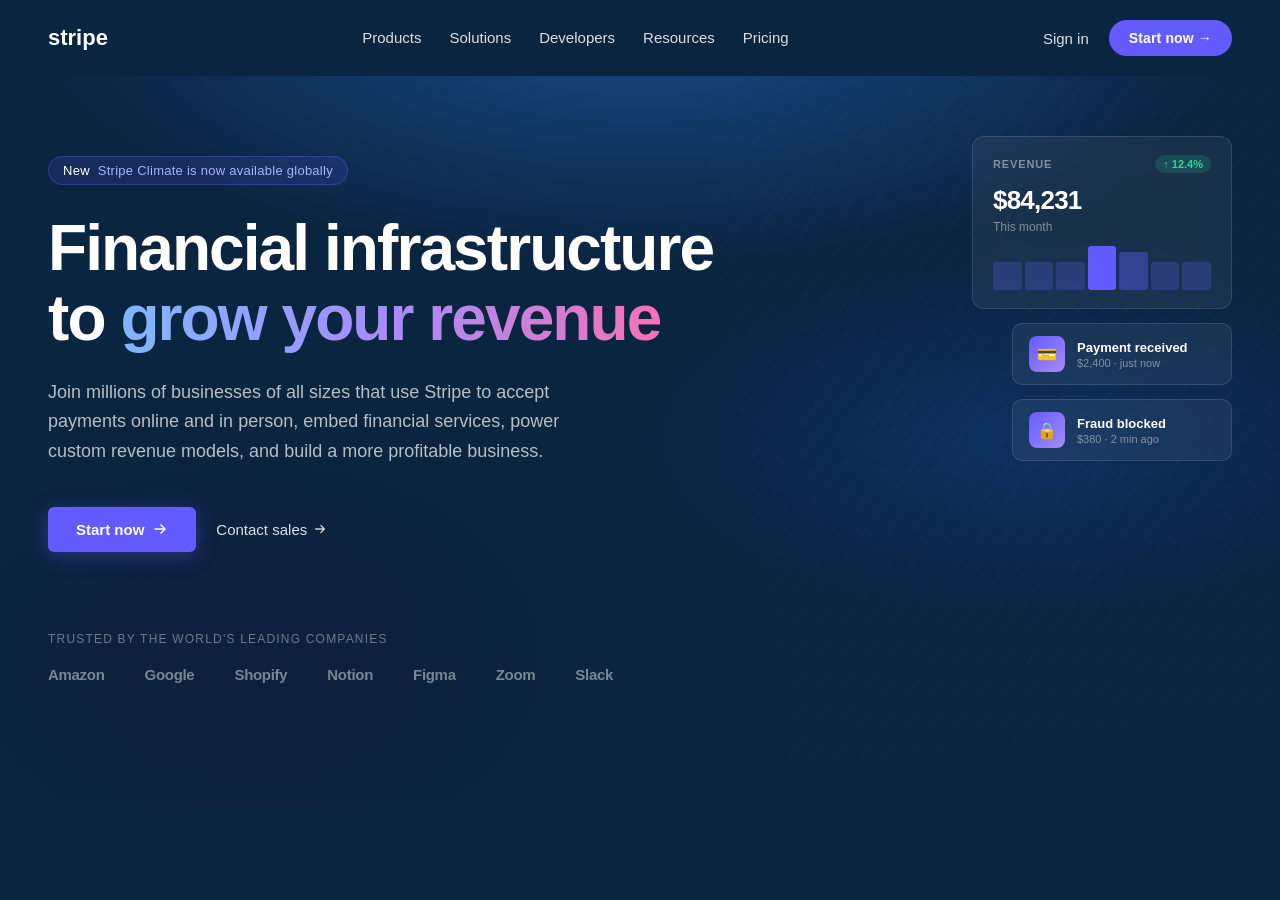
<file: Hero Section/index.html>
<!DOCTYPE html>
<html lang="en">
    <head>
        <meta charset="UTF-8"/>
        <meta name="viewport" content="width=device-width", initial-scale="1.0"/>
        <title>Stripe - Financial Infrastructure to Grow Your Revenue</title>
        <style>
  *, *::before, *::after { box-sizing: border-box; margin: 0; padding: 0; }

  body {
    font-family: -apple-system, BlinkMacSystemFont, 'Segoe UI', sans-serif;
    background: #0a2540;
    color: #fff;
    overflow-x: hidden;
  }

  /* ── NAV ── */
  nav {
    display: flex;
    align-items: center;
    justify-content: space-between;
    padding: 20px 48px;
    position: relative;
    z-index: 10;
  }

  .nav-logo {
    display: flex;
    align-items: center;
    gap: 8px;
    text-decoration: none;
  }

  .nav-links {
    display: flex;
    align-items: center;
    gap: 28px;
    list-style: none;
  }

  .nav-links a {
    color: rgba(255,255,255,0.85);
    text-decoration: none;
    font-size: 15px;
    font-weight: 500;
    transition: color 0.2s;
  }
  .nav-links a:hover { color: #fff; }

  .nav-right {
    display: flex;
    align-items: center;
    gap: 20px;
  }

  .btn-signin {
    color: rgba(255,255,255,0.85);
    text-decoration: none;
    font-size: 15px;
    font-weight: 500;
    transition: color 0.2s;
  }
  .btn-signin:hover { color: #fff; }

  .btn-start {
    background: #635bff;
    color: #fff;
    padding: 10px 20px;
    border-radius: 20px;
    text-decoration: none;
    font-size: 14px;
    font-weight: 600;
    letter-spacing: 0.01em;
    transition: background 0.2s, transform 0.15s;
    white-space: nowrap;
  }
  .btn-start:hover {
    background: #7a73ff;
    transform: translateY(-1px);
  }

  /* ── GRADIENT BG ── */
  .hero-wrapper {
    position: relative;
    padding: 80px 48px 120px;
    overflow: hidden;
  }

  .hero-wrapper::before {
    content: '';
    position: absolute;
    inset: 0;
    background:
      radial-gradient(ellipse 80% 60% at 50% -10%, #1a4a8a 0%, transparent 60%),
      radial-gradient(ellipse 60% 50% at 80% 50%, #0d3060 0%, transparent 50%),
      radial-gradient(ellipse 50% 60% at 20% 80%, #0f1f3d 0%, transparent 60%);
    pointer-events: none;
  }

  .hero-wrapper::after {
    content: '';
    position: absolute;
    top: -40px; right: -60px;
    width: 600px; height: 700px;
    background: repeating-linear-gradient(
      -45deg,
      transparent,
      transparent 18px,
      rgba(99, 91, 255, 0.06) 18px,
      rgba(99, 91, 255, 0.06) 19px
    );
    border-radius: 24px;
    pointer-events: none;
    transform: rotate(-8deg);
  }

  .hero-content {
    position: relative;
    z-index: 2;
    max-width: 680px;
  }

  .hero-badge {
    display: inline-flex;
    align-items: center;
    gap: 8px;
    background: rgba(99,91,255,0.15);
    border: 1px solid rgba(99,91,255,0.35);
    color: #a5b4fc;
    font-size: 13px;
    font-weight: 500;
    padding: 6px 14px;
    border-radius: 20px;
    margin-bottom: 28px;
    letter-spacing: 0.02em;
  }

  .hero-badge span { color: #fff; }

  h1 {
    font-size: clamp(40px, 6vw, 64px);
    font-weight: 700;
    line-height: 1.1;
    letter-spacing: -0.03em;
    margin-bottom: 24px;
    color: #fff;
  }

  h1 em {
    font-style: normal;
    background: linear-gradient(90deg, #80b7ff 0%, #a78bfa 50%, #f472b6 100%);
    -webkit-background-clip: text;
    -webkit-text-fill-color: transparent;
    background-clip: text;
  }

  .hero-sub {
    font-size: 18px;
    line-height: 1.65;
    color: rgba(255,255,255,0.7);
    max-width: 520px;
    margin-bottom: 40px;
  }

  .hero-ctas {
    display: flex;
    align-items: center;
    gap: 20px;
    flex-wrap: wrap;
  }

  .cta-primary {
    background: #635bff;
    color: #fff;
    padding: 14px 28px;
    border-radius: 6px;
    text-decoration: none;
    font-size: 15px;
    font-weight: 600;
    display: flex;
    align-items: center;
    gap: 8px;
    transition: background 0.2s, transform 0.15s, box-shadow 0.2s;
    box-shadow: 0 4px 20px rgba(99,91,255,0.35);
  }

  .cta-primary:hover {
    background: #7a73ff;
    transform: translateY(-2px);
    box-shadow: 0 8px 28px rgba(99,91,255,0.5);
  }

  .cta-secondary {
    color: rgba(255,255,255,0.85);
    text-decoration: none;
    font-size: 15px;
    font-weight: 500;
    display: flex;
    align-items: center;
    gap: 6px;
    transition: color 0.2s, gap 0.2s;
  }

  .cta-secondary:hover {
    color: #fff;
    gap: 10px;
  }

  /* ── LOGOS STRIP ── */
  .logos-strip {
    position: relative;
    z-index: 2;
    margin-top: 80px;
  }

  .logos-strip p {
    font-size: 12px;
    font-weight: 500;
    letter-spacing: 0.1em;
    text-transform: uppercase;
    color: rgba(255,255,255,0.4);
    margin-bottom: 20px;
  }

  .logos-row {
    display: flex;
    align-items: center;
    gap: 40px;
    flex-wrap: wrap;
  }

  .logo-pill {
    color: rgba(255,255,255,0.45);
    font-size: 15px;
    font-weight: 700;
    letter-spacing: -0.02em;
    transition: color 0.2s;
    cursor: default;
  }
  .logo-pill:hover { color: rgba(255,255,255,0.7); }

  /* ── FLOATING CARDS ── */
  .card-float {
    position: absolute;
    right: 48px;
    top: 60px;
    z-index: 3;
    display: flex;
    flex-direction: column;
    gap: 14px;
  }

  .card {
    background: rgba(255,255,255,0.06);
    border: 1px solid rgba(255,255,255,0.12);
    border-radius: 12px;
    padding: 18px 20px;
    backdrop-filter: blur(10px);
    width: 260px;
  }

  .card-header {
    display: flex;
    align-items: center;
    justify-content: space-between;
    margin-bottom: 12px;
  }

  .card-label {
    font-size: 11px;
    font-weight: 600;
    letter-spacing: 0.08em;
    text-transform: uppercase;
    color: rgba(255,255,255,0.45);
  }

  .card-badge-green {
    background: rgba(52,211,153,0.15);
    color: #34d399;
    font-size: 11px;
    font-weight: 600;
    padding: 3px 8px;
    border-radius: 10px;
  }

  .card-amount {
    font-size: 26px;
    font-weight: 700;
    letter-spacing: -0.03em;
    color: #fff;
    margin-bottom: 4px;
  }

  .card-sub {
    font-size: 12px;
    color: rgba(255,255,255,0.45);
  }

  .mini-bar {
    display: flex;
    gap: 3px;
    margin-top: 12px;
    align-items: flex-end;
    height: 44px;
  }

  .mini-bar span {
    flex: 1;
    border-radius: 3px;
    background: rgba(99,91,255,0.25);
    height: 28px;
  }

  .mini-bar span:nth-child(4) { background: #635bff; height: 44px; }
  .mini-bar span:nth-child(5) { background: rgba(99,91,255,0.4); height: 38px; }

  .card-sm {
    display: flex;
    align-items: center;
    gap: 12px;
    background: rgba(255,255,255,0.06);
    border: 1px solid rgba(255,255,255,0.12);
    border-radius: 10px;
    padding: 12px 16px;
    width: 220px;
    backdrop-filter: blur(10px);
    margin-left: auto;
  }

  .card-sm-icon {
    width: 36px; height: 36px;
    border-radius: 8px;
    background: linear-gradient(135deg, #635bff, #a78bfa);
    display: flex; align-items: center; justify-content: center;
    font-size: 16px;
    flex-shrink: 0;
  }

  .card-sm-text p:first-child {
    font-size: 13px; font-weight: 600; color: #fff;
  }
  .card-sm-text p:last-child {
    font-size: 11px; color: rgba(255,255,255,0.45);
    margin-top: 2px;
  }
</style>
</head>
<body>
<!-- Navigation -->
 <nav>
  <a href="#" class="nav-logo">
    <svg width="60" height="26" viewBox="0 0 60 26" fill="none" xmlns="http://www.w3.org/2000/svg">
      <text x="0" y="20" font-family="sans-serif" font-size="22" font-weight="700" fill="white">stripe</text>
    </svg>
  </a>

  <ul class="nav-links">
    <li><a href="#">Products</a></li>
    <li><a href="#">Solutions</a></li>
    <li><a href="#">Developers</a></li>
    <li><a href="#">Resources</a></li>
    <li><a href="#">Pricing</a></li>
  </ul>

    <div class="nav-right">
    <a href="#" class="btn-signin">Sign in</a>
    <a href="#" class="btn-start">Start now →</a>
  </div>
</nav>

<!----- HERO --->
<div class="hero-wrapper">

  <!-- Floating UI cards -->
  <div class="card-float">
    <div class="card">
      <div class="card-header">
        <span class="card-label">Revenue</span>
        <span class="card-badge-green">↑ 12.4%</span>
      </div>
      <div class="card-amount">$84,231</div>
      <div class="card-sub">This month</div>
      <div class="mini-bar">
        <span></span><span></span><span></span>
        <span></span><span></span><span></span><span></span>
      </div>
    </div>

    <div class="card-sm">
      <div class="card-sm-icon">💳</div>
      <div class="card-sm-text">
        <p>Payment received</p>
        <p>$2,400 · just now</p>
      </div>
    </div>

    <div class="card-sm">
      <div class="card-sm-icon">🔒</div>
      <div class="card-sm-text">
        <p>Fraud blocked</p>
        <p>$380 · 2 min ago</p>
      </div>
    </div>
  </div>

  <!-- Hero text -->
  <div class="hero-content">
    <div class="hero-badge">
      <span>New</span> Stripe Climate is now available globally
    </div>

    <h1>
      Financial infrastructure<br/>
      to <em>grow your revenue</em>
    </h1>

    <p class="hero-sub">
      Join millions of businesses of all sizes that use Stripe to accept payments online and in person, embed financial services, power custom revenue models, and build a more profitable business.
    </p>

    <div class="hero-ctas">
      <a href="#" class="cta-primary">
        Start now
        <svg width="16" height="16" viewBox="0 0 16 16" fill="none">
          <path d="M3 8h10M9 4l4 4-4 4" stroke="white" stroke-width="1.5" stroke-linecap="round" stroke-linejoin="round"/>
        </svg>
      </a>
      <a href="#" class="cta-secondary">
        Contact sales
        <svg width="14" height="14" viewBox="0 0 16 16" fill="none">
          <path d="M3 8h10M9 4l4 4-4 4" stroke="rgba(255,255,255,0.8)" stroke-width="1.5" stroke-linecap="round" stroke-linejoin="round"/>
        </svg>
      </a>
    </div>
  </div>

  <!-- Trusted by logos -->
  <div class="logos-strip">
    <p>Trusted by the world's leading companies</p>
    <div class="logos-row">
      <span class="logo-pill">Amazon</span>
      <span class="logo-pill">Google</span>
      <span class="logo-pill">Shopify</span>
      <span class="logo-pill">Notion</span>
      <span class="logo-pill">Figma</span>
      <span class="logo-pill">Zoom</span>
      <span class="logo-pill">Slack</span>
    </div>
  </div>
</div>

</body>
</html>
</file>
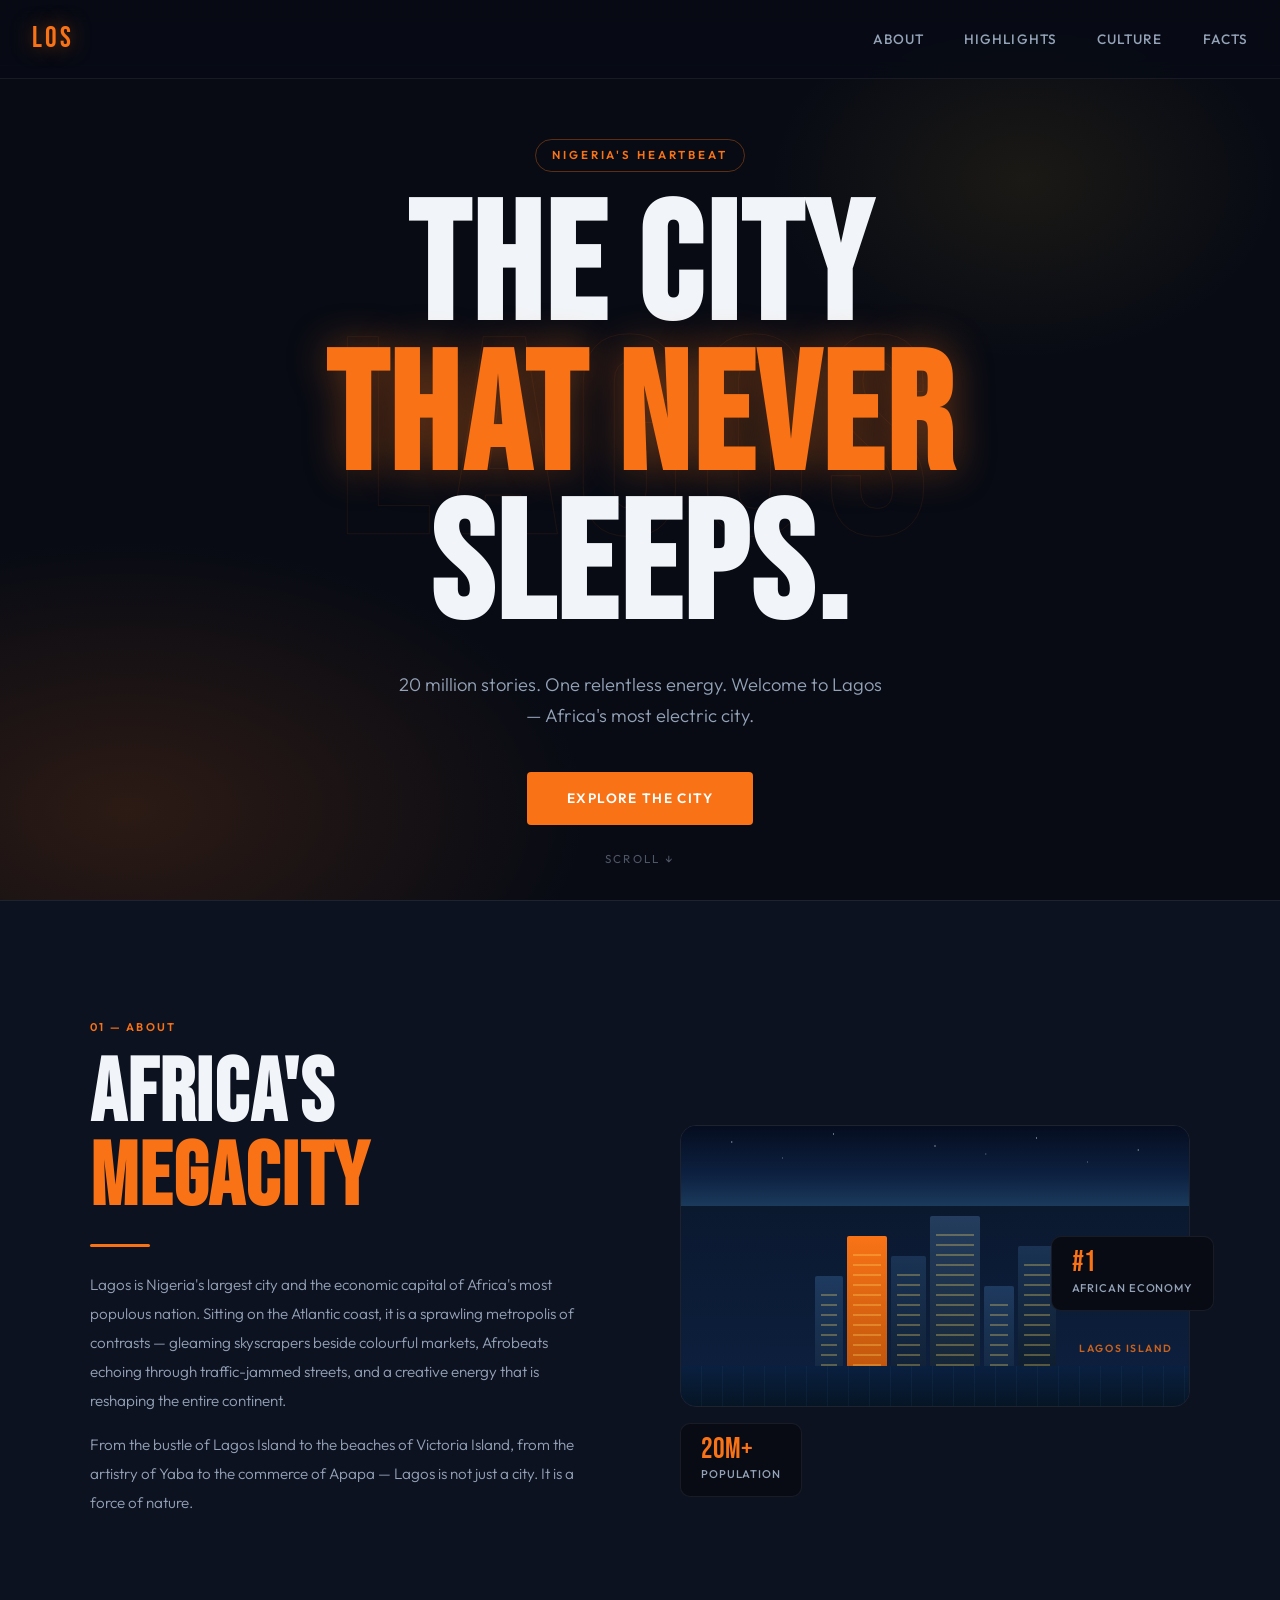
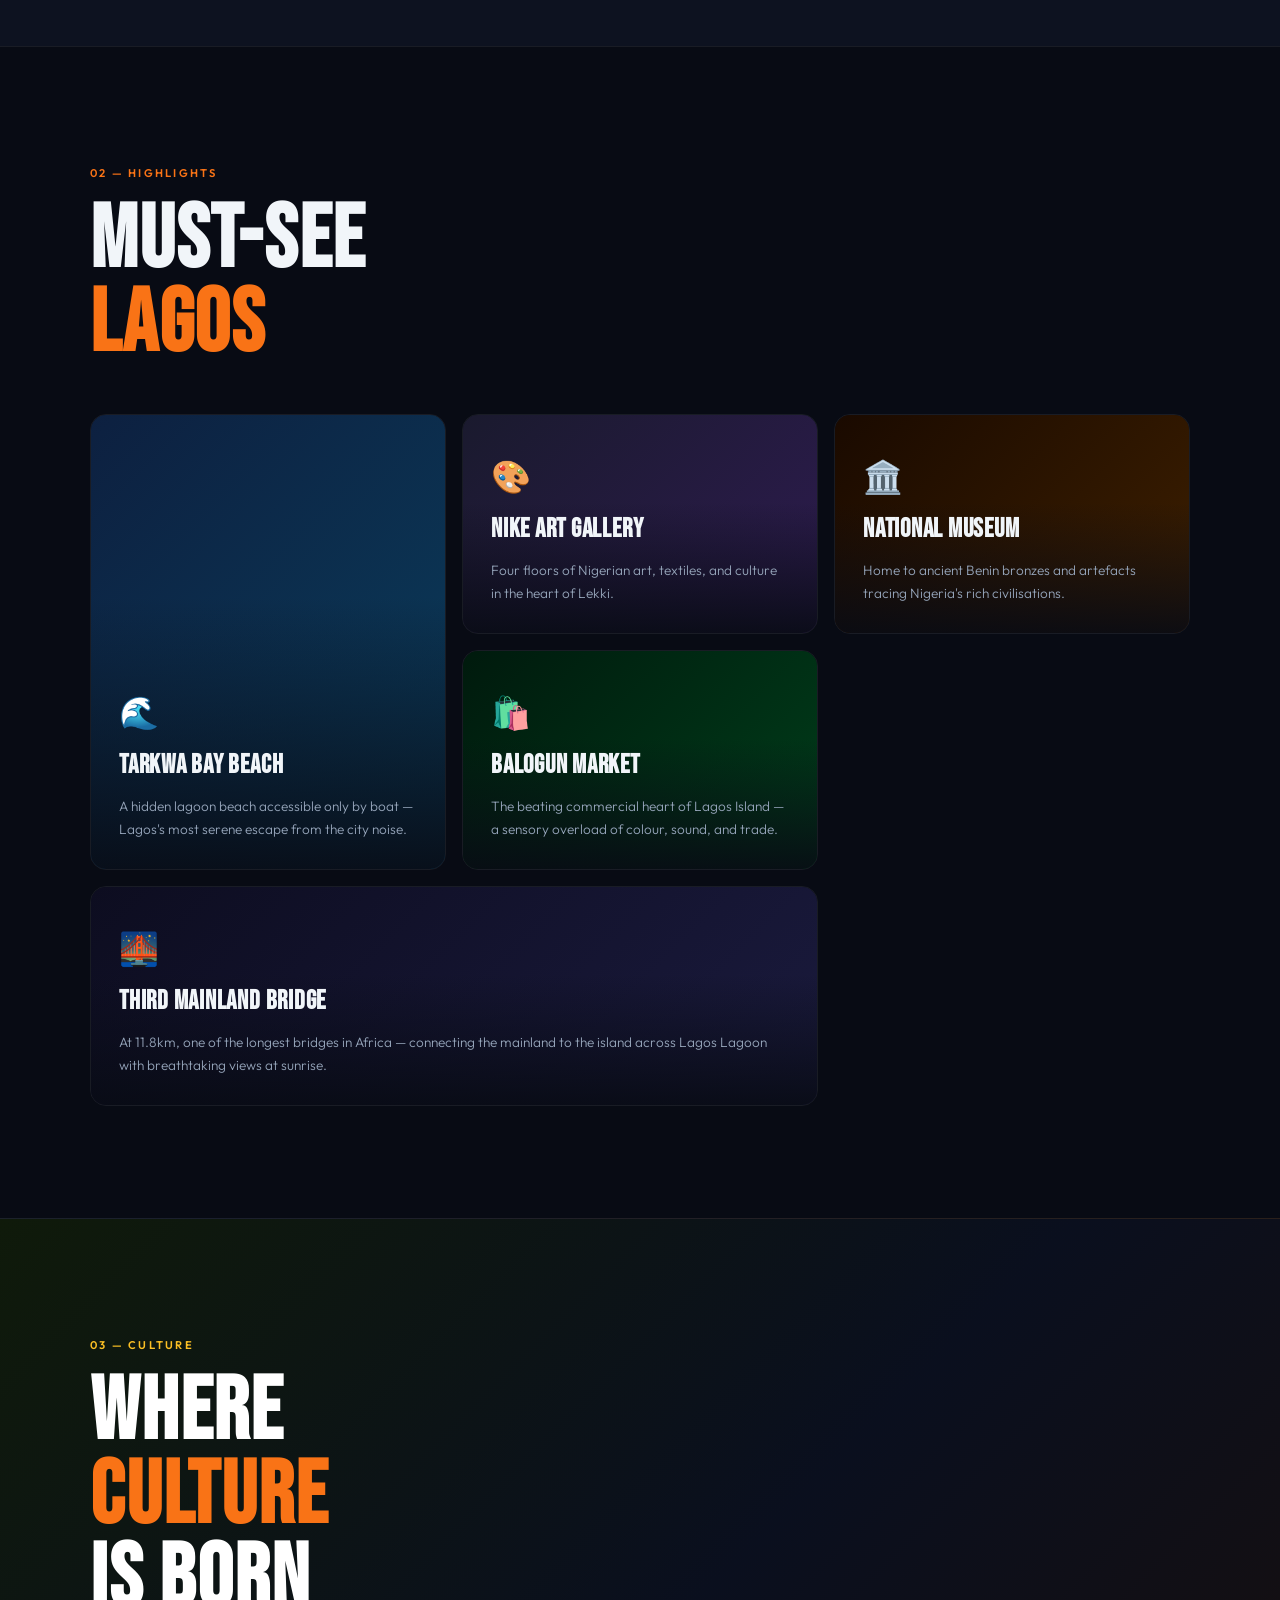
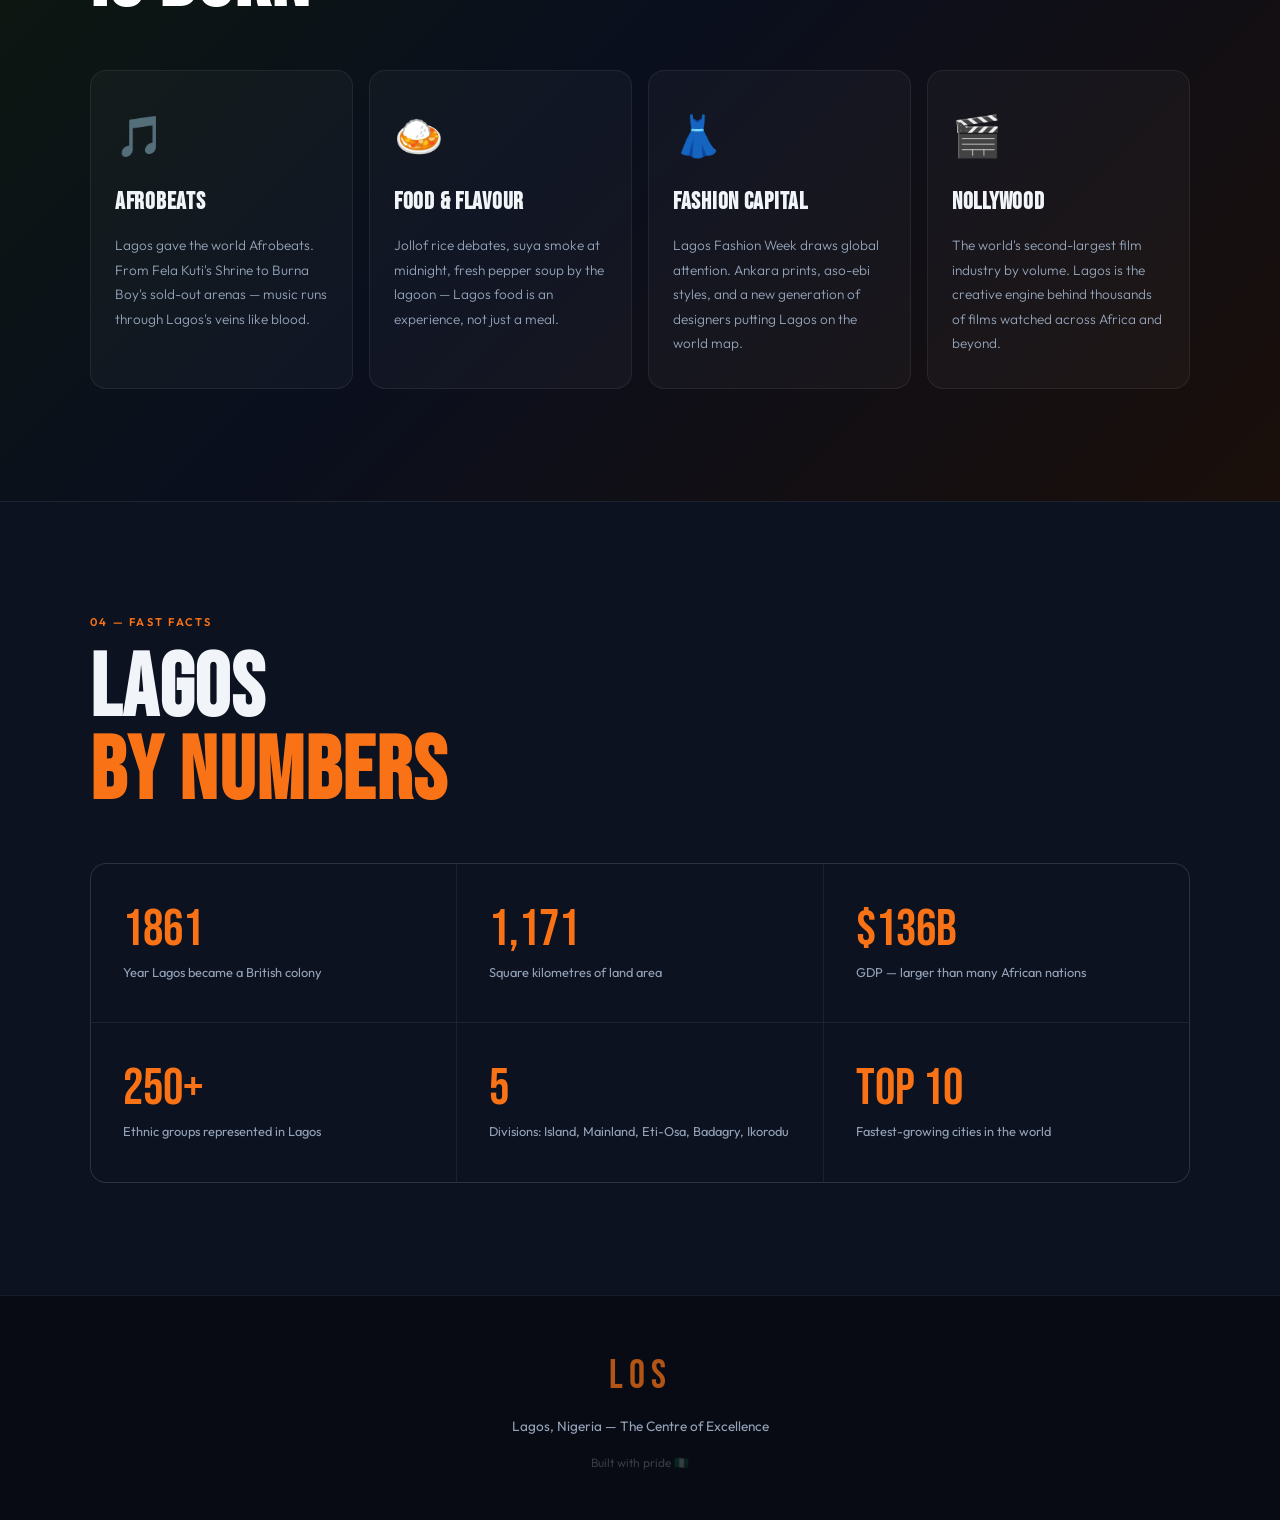
<file: my city/index.html>
<!DOCTYPE html>
<html lang="en">
<head>
    <meta charset="UTF-8"/>
    <meta name="viewpot" content="width=device-width", initial-scale="1.0"/>
    <title>LAGOS - The city that never sleeps</title>
    <!-- Google Fonts: Bebas Neue (display) + Outfit (body) -->
  <link rel="preconnect" href="https://fonts.googleapis.com" />
  <link rel="preconnect" href="https://fonts.gstatic.com" crossorigin />
  <link href="https://fonts.googleapis.com/css2?family=Bebas+Neue&family=Outfit:wght@300;400;500;600;700&display=swap" rel="stylesheet" />

  
  <!-- Custom styles -->
  <link rel="stylesheet" href="style.css" />
</head>
<body>

  <!-- ── NAVBAR -->
  <nav class="navbar">
    <div class="navbar-logo">LOS</div>
    <ul class="navbar-links">
      <li><a href="#about">About</a></li>
      <li><a href="#highlights">Highlights</a></li>
      <li><a href="#culture">Culture</a></li>
      <li><a href="#facts">Facts</a></li>
    </ul>
    <!-- Hamburger for mobile -->
    <button class="hamburger" id="hamburger" aria-label="Toggle menu">
      <span></span><span></span><span></span>
    </button>
  </nav>

  <!-- Mobile menu -->
  <div class="mobile-menu" id="mobileMenu">
    <a href="#about" onclick="closeMobileMenu()">About</a>
    <a href="#highlights" onclick="closeMobileMenu()">Highlights</a>
    <a href="#culture" onclick="closeMobileMenu()">Culture</a>
    <a href="#facts" onclick="closeMobileMenu()">Facts</a>
  </div>

  <!-- ── HERO -->
  <section class="hero">
    <div class="hero-bg-text">LAGOS</div>
    <div class="hero-content">
      <div class="hero-tag">Nigeria's Heartbeat</div>
      <h1 class="hero-title">
        The City<br />
        <span class="hero-accent">That Never</span><br />
        Sleeps.
      </h1>
      <p class="hero-sub">
        20 million stories. One relentless energy. Welcome to Lagos —
        Africa's most electric city.
      </p>
      <a href="#about" class="hero-btn">Explore the City</a>
    </div>
    <div class="hero-scroll-hint">scroll ↓</div>
  </section>

  <!-- ── ABOUT  -->
  <section class="about-section" id="about">
    <div class="about-grid">
      <div class="about-left">
        <span class="section-tag">01 — About</span>
        <h2 class="section-title">Africa's<br /><span class="accent">Megacity</span></h2>
        <div class="about-divider"></div>
        <p class="about-text">
          Lagos is Nigeria's largest city and the economic capital of Africa's
          most populous nation. Sitting on the Atlantic coast, it is a sprawling
          metropolis of contrasts — gleaming skyscrapers beside colourful
          markets, Afrobeats echoing through traffic-jammed streets, and a
          creative energy that is reshaping the entire continent.
        </p>
        <p class="about-text">
          From the bustle of Lagos Island to the beaches of Victoria Island,
          from the artistry of Yaba to the commerce of Apapa — Lagos is not
          just a city. It is a force of nature.
        </p>
      </div>
      <div class="about-right">
        <div class="about-img-card">
          <div class="about-img-inner">
            <!-- Visual card with city illustration using CSS -->
            <div class="city-illustration">
              <div class="city-sky"></div>
              <div class="city-buildings">
                <div class="building b1"></div>
                <div class="building b2"></div>
                <div class="building b3"></div>
                <div class="building b4"></div>
                <div class="building b5"></div>
                <div class="building b6"></div>
              </div>
              <div class="city-water"></div>
              <div class="city-label">Lagos Island</div>
            </div>
          </div>
        </div>
        <div class="about-stat-card">
          <span class="stat-number">20M+</span>
          <span class="stat-label">Population</span>
        </div>
        <div class="about-stat-card stat-right">
          <span class="stat-number">#1</span>
          <span class="stat-label">African Economy</span>
        </div>
      </div>
    </div>
  </section>

  <!-- ── HIGHLIGHTS  -->
  <section class="highlights-section" id="highlights">
    <div class="highlights-header">
      <span class="section-tag">02 — Highlights</span>
      <h2 class="section-title">Must-See<br /><span class="accent">Lagos</span></h2>
    </div>
    <div class="highlights-grid">

      <div class="highlight-card hc-large">
        <div class="hc-bg hc-bg-1"></div>
        <div class="hc-content">
          <span class="hc-icon">🌊</span>
          <h3 class="hc-title">Tarkwa Bay Beach</h3>
          <p class="hc-desc">A hidden lagoon beach accessible only by boat — Lagos's most serene escape from the city noise.</p>
        </div>
      </div>

      <div class="highlight-card">
        <div class="hc-bg hc-bg-2"></div>
        <div class="hc-content">
          <span class="hc-icon">🎨</span>
          <h3 class="hc-title">Nike Art Gallery</h3>
          <p class="hc-desc">Four floors of Nigerian art, textiles, and culture in the heart of Lekki.</p>
        </div>
      </div>

      <div class="highlight-card">
        <div class="hc-bg hc-bg-3"></div>
        <div class="hc-content">
          <span class="hc-icon">🏛️</span>
          <h3 class="hc-title">National Museum</h3>
          <p class="hc-desc">Home to ancient Benin bronzes and artefacts tracing Nigeria's rich civilisations.</p>
        </div>
      </div>

      <div class="highlight-card">
        <div class="hc-bg hc-bg-4"></div>
        <div class="hc-content">
          <span class="hc-icon">🛍️</span>
          <h3 class="hc-title">Balogun Market</h3>
          <p class="hc-desc">The beating commercial heart of Lagos Island — a sensory overload of colour, sound, and trade.</p>
        </div>
      </div>

      <div class="highlight-card hc-wide">
        <div class="hc-bg hc-bg-5"></div>
        <div class="hc-content">
          <span class="hc-icon">🌉</span>
          <h3 class="hc-title">Third Mainland Bridge</h3>
          <p class="hc-desc">At 11.8km, one of the longest bridges in Africa — connecting the mainland to the island across Lagos Lagoon with breathtaking views at sunrise.</p>
        </div>
      </div>

    </div>
  </section>

  <!-- ── CULTURE -->
  <section class="culture-section" id="culture">
    <div class="culture-inner">
      <span class="section-tag light-tag">03 — Culture</span>
      <h2 class="section-title light-title">Where<br /><span class="accent">Culture</span><br />is Born</h2>
      <div class="culture-cards">

        <div class="culture-card">
          <div class="culture-icon">🎵</div>
          <h3 class="culture-card-title">Afrobeats</h3>
          <p class="culture-card-text">Lagos gave the world Afrobeats. From Fela Kuti's Shrine to Burna Boy's sold-out arenas — music runs through Lagos's veins like blood.</p>
        </div>

        <div class="culture-card">
          <div class="culture-icon">🍛</div>
          <h3 class="culture-card-title">Food & Flavour</h3>
          <p class="culture-card-text">Jollof rice debates, suya smoke at midnight, fresh pepper soup by the lagoon — Lagos food is an experience, not just a meal.</p>
        </div>

        <div class="culture-card">
          <div class="culture-icon">👗</div>
          <h3 class="culture-card-title">Fashion Capital</h3>
          <p class="culture-card-text">Lagos Fashion Week draws global attention. Ankara prints, aso-ebi styles, and a new generation of designers putting Lagos on the world map.</p>
        </div>

        <div class="culture-card">
          <div class="culture-icon">🎬</div>
          <h3 class="culture-card-title">Nollywood</h3>
          <p class="culture-card-text">The world's second-largest film industry by volume. Lagos is the creative engine behind thousands of films watched across Africa and beyond.</p>
        </div>

      </div>
    </div>
  </section>

  <!-- ── FACTS -->
  <section class="facts-section" id="facts">
    <span class="section-tag">04 — Fast Facts</span>
    <h2 class="section-title">Lagos<br /><span class="accent">By Numbers</span></h2>
    <div class="facts-grid">
      <div class="fact-item">
        <span class="fact-number">1861</span>
        <span class="fact-label">Year Lagos became a British colony</span>
      </div>
      <div class="fact-item">
        <span class="fact-number">1,171</span>
        <span class="fact-label">Square kilometres of land area</span>
      </div>
      <div class="fact-item">
        <span class="fact-number">$136B</span>
        <span class="fact-label">GDP — larger than many African nations</span>
      </div>
      <div class="fact-item">
        <span class="fact-number">250+</span>
        <span class="fact-label">Ethnic groups represented in Lagos</span>
      </div>
      <div class="fact-item">
        <span class="fact-number">5</span>
        <span class="fact-label">Divisions: Island, Mainland, Eti-Osa, Badagry, Ikorodu</span>
      </div>
      <div class="fact-item">
        <span class="fact-number">Top 10</span>
        <span class="fact-label">Fastest-growing cities in the world</span>
      </div>
    </div>
  </section>

  <!-- ── FOOTER -->
  <footer class="footer">
    <div class="footer-logo">LOS</div>
    <p class="footer-text">Lagos, Nigeria — The Centre of Excellence</p>
    <p class="footer-credit">Built with pride 🇳🇬</p>
  </footer>

  <script>
    // Mobile menu toggle
    const hamburger = document.getElementById('hamburger');
    const mobileMenu = document.getElementById('mobileMenu');

    hamburger.addEventListener('click', () => {
      mobileMenu.classList.toggle('open');
      hamburger.classList.toggle('active');
    });

    function closeMobileMenu() {
      mobileMenu.classList.remove('open');
      hamburger.classList.remove('active');
    }

    // Scroll reveal — adds 'visible' class when elements enter viewport
    const revealEls = document.querySelectorAll(
      '.about-left, .about-right, .highlight-card, .culture-card, .fact-item'
    );

    const observer = new IntersectionObserver((entries) => {
      entries.forEach(entry => {
        if (entry.isIntersecting) {
          entry.target.classList.add('visible');
        }
      });
    }, { threshold: 0.15 });

    revealEls.forEach(el => observer.observe(el));
  </script>
</body>
</html>
</file>
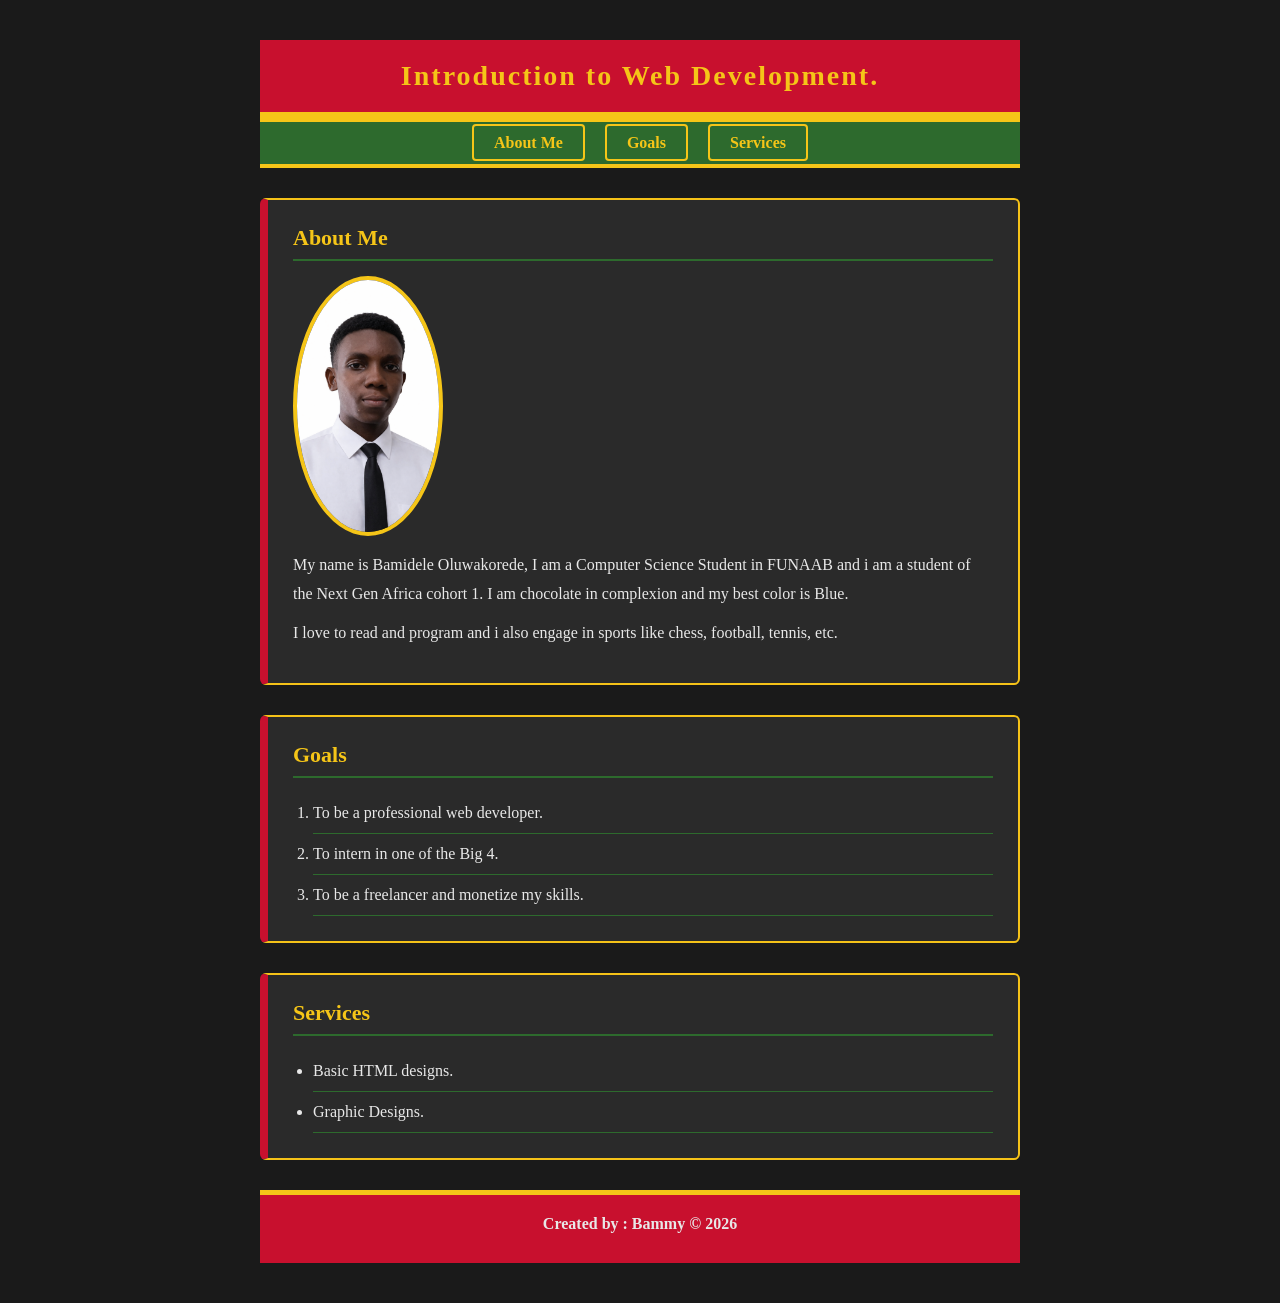
<file: week one b/index.html>
<!DOCTYPE html>
<html lang="en ">
    <head>
        <meta charset="UTF-8"/>
        <meta name="viewport" width="width" content="width=device-width", initial-scale="1.0"/>
        <title>
            About Me
        </title>
    </head>
    <style>
        /* ==============
        COLOUR PALETTE INSPIRATION: Ghanian Kente Cloth
        Kente is a royal fabric from the Ashanti people of Ghana.
        It features bold strips of gold, forest green, deep red and black
        ================ */
         * {
            margin: 0;
            padding: 0;
            box-sizing: border-box;
        }

        nav {
            background-color: #2d6a2d;
            padding: 12px;
            text-align: center;
            border-bottom: 4px solid #f5c518;
            margin-bottom: 30px;
        }

        nav a{
            text-decoration: none;
            padding: 8px 20px;
            color: #f5c518;
            font-size: 16px;
            font-weight: bold;
            border: 2px solid #f5c518;
            border-radius: 4px;
            margin: 0 8px;
        }

        img {
            border-radius: 50%;
            border: 4px solid #f5c518;
            display: block;
            margin-bottom: 15px;
        }

        body {
            background-color: #1a1a1a;
            color: #f5c518;
            font-family: Georgia, serif;
        }

        header {
            background-color: #c8102e;
            padding: 20px;
            text-align: center;
            border-bottom: 10px solid #f5c518;
        }

        header h1 {
            color: #f5c518;
            font-size: 28px;
            letter-spacing: 2px;
        }

        nav a:hover {
            background-color: #f5c518;
            color: #1a1a1a;
        }

        main{
            max-width: 800px;
            margin: 40px auto;
            padding: 0 20px;
        }

        section{
            background-color: #2a2a2a;
            border: 2px solid #f5c218;
            border-left: 8px solid #c8102e;
            border-radius: 6px;
            padding: 25px;
            margin-bottom: 30px;
        }

        h2{
            color: #f5c518;
            font-size: 22px;
            margin-bottom: 15px;
            border-bottom: 2px solid #2d6a2d;
            padding-bottom: 8px;
        }

        p{
            color: #e8e8e8;
            line-height: 1.8;
            margin-bottom: 10px;
        }

        ol, ul {
            padding-left: 20px;
            color: #e8e8e8;
            line-height: 2;
        }

        li {
            border-bottom: 1px solid #2d6a2d;
            padding: 4px 0;
        }

        footer{
            background-color: #c8102e;
            text-align: center;
            padding: 15px;
            color: #f5c518;
            font-weight: bold;
            border-top: 5px solid #f5c518;
        }
        
    </style>
    <body>  
        <main>
            <header>
                <h1>Introduction to Web Development.</h1>
            </header>
            <nav>
                <a href="#about">About Me</a>
                <a href="#goals">Goals</a>
                <a href="#service">Services</a>
            </nav>

            <section id="about">
                <h2>About Me</h2>
                <img src="images/images1.jpg" width="150"  alt="My Profile Picture">
                <p>My name is Bamidele Oluwakorede, I am a Computer Science Student in FUNAAB and i am a student of the Next Gen Africa cohort 1. I am chocolate in complexion and my best color is Blue.</p>
                <p>I love to read and program and i also engage in sports like chess, football, tennis, etc.</p>
            </section>

            <section id="goals">
                <h2>Goals</h2>
                <ol>
                    <li>To be a professional web developer.</li>
                    <li>To intern in one of the Big 4.</li>
                    <li>To be a freelancer and monetize my skills.</li>
                </ol>
            </section>

            <section id="service">
                <h2>Services</h2>
                <ul>
                    <li> Basic HTML designs.</li>
                    <li>Graphic Designs.</li>
                </ul>
            </section>

            <footer>
                <p>Created by : Bammy &copy; 2026</p>
            </footer>
        </main>
    </body>
    
</html>
</file>
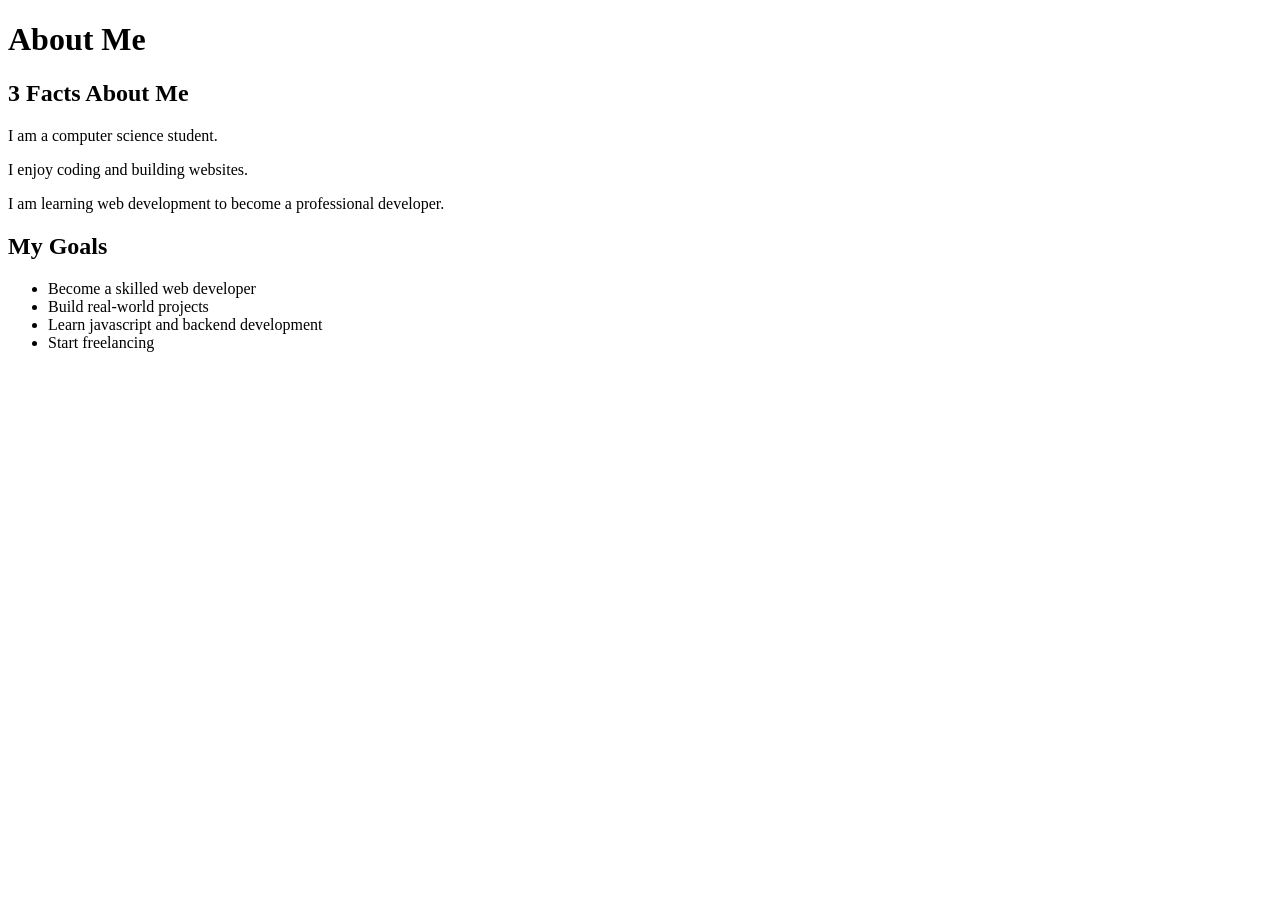
<file: week-one/index.html>
<!DOCTYPE html>
<html lang="en">
    <head>
      <meta charset="UTF-8"/>
      <meta name="viewport" content="width=device-width", initial-scale="1.0"/>
        <title>
          ABOUT ME
          </title>
        </head>
    <body>
      <h1>About Me</h1>

      <h2>3 Facts About Me</h2>
      <p>I am a computer science student.</p>
      <p>I enjoy coding and building websites.</p>
      <p>I am learning web development to become a professional developer. </p>

      <h2>My Goals</h2>
      <ul>
        <li>Become a skilled web developer</li>
        <li>Build real-world projects</li>
        <li>Learn javascript and backend development</li>
        <li>Start freelancing</li>
      </ul>
    </body>
  </html>
</file>
<file: my city/style.css>
:root {
  --bg:          #080b14;       
  --bg-2:        #0d1220;       
  --bg-3:        #111827;       
  --accent:      #f97316;       
  --accent-2:    #fbbf24;       
  --text:        #f1f5f9;       
  --text-muted:  #94a3b8;       
  --border:      rgba(255,255,255,0.07); 
  --font-display: 'Bebas Neue', sans-serif; 
  --font-body:    'Outfit', sans-serif;        
}

*, *::before, *::after {
  box-sizing: border-box;
  margin: 0;
  padding: 0;
}

html {
  scroll-behavior: smooth; 
}

body {
  background-color: var(--bg);
  color: var(--text);
  font-family: var(--font-body);
  font-weight: 400;
  line-height: 1.6;
  overflow-x: hidden; 
}

/* ── Reusable Typography Classes ─────────────────────────────
   Used across multiple sections for consistent heading styles.
   ─────────────────────────────────────────────────────────── */
.section-tag {
  display: inline-block;
  font-family: var(--font-body);
  font-size: 0.7rem;
  font-weight: 600;
  letter-spacing: 0.2em;
  text-transform: uppercase;
  color: var(--accent);
  margin-bottom: 1rem;
}

.section-title {
  font-family: var(--font-display);
  font-size: clamp(3rem, 7vw, 5.5rem);
  /* clamp() = responsive font size:
     min 3rem, preferred 7vw, max 5.5rem */
  line-height: 0.95;
  letter-spacing: 0.02em;
  color: var(--text);
  margin-bottom: 1.5rem;
}

.accent {
  color: var(--accent);
}

.light-tag {
  color: var(--accent-2);
}

.light-title {
  color: #ffffff;
}

/* ── NAVBAR ──────────────────────────────────────────────────
   Fixed top navigation bar with glassmorphism effect.
   ─────────────────────────────────────────────────────────── */
.navbar {
  position: fixed;             /* Stays at top while scrolling */
  top: 0;
  left: 0;
  right: 0;
  z-index: 100;                /* Above all other content */
  display: flex;
  align-items: center;
  justify-content: space-between;
  padding: 1rem 2rem;
  background: rgba(8, 11, 20, 0.85); /* Semi-transparent dark */
  backdrop-filter: blur(12px); /* Blur the content behind navbar */
  border-bottom: 1px solid var(--border);
}

.navbar-logo {
  font-family: var(--font-display);
  font-size: 1.8rem;
  letter-spacing: 0.1em;
  color: var(--accent);
  /* Orange glow effect */
  text-shadow: 0 0 20px rgba(249, 115, 22, 0.5);
}

.navbar-links {
  display: flex;
  gap: 2.5rem;
  list-style: none;
}

.navbar-links a {
  font-family: var(--font-body);
  font-size: 0.85rem;
  font-weight: 500;
  letter-spacing: 0.08em;
  text-transform: uppercase;
  color: var(--text-muted);
  text-decoration: none;
  transition: color 0.2s ease;
}

.navbar-links a:hover {
  color: var(--accent);
}

/* Hamburger button — visible only on mobile */
.hamburger {
  display: none;
  flex-direction: column;
  gap: 5px;
  background: none;
  border: none;
  cursor: pointer;
  padding: 4px;
}

.hamburger span {
  display: block;
  width: 24px;
  height: 2px;
  background: var(--text);
  border-radius: 2px;
  transition: all 0.3s ease;
}

/* Hamburger animates to X when active */
.hamburger.active span:nth-child(1) {
  transform: translateY(7px) rotate(45deg);
}
.hamburger.active span:nth-child(2) {
  opacity: 0;
}
.hamburger.active span:nth-child(3) {
  transform: translateY(-7px) rotate(-45deg);
}

/* Mobile slide-down menu */
.mobile-menu {
  position: fixed;
  top: 65px;
  left: 0;
  right: 0;
  z-index: 99;
  background: var(--bg-2);
  border-bottom: 1px solid var(--border);
  display: flex;
  flex-direction: column;
  padding: 0;
  max-height: 0;           /* Hidden by default */
  overflow: hidden;
  transition: max-height 0.35s ease, padding 0.35s ease;
}

.mobile-menu.open {
  max-height: 300px;       /* Expands when .open class is added by JS */
  padding: 1rem 0;
}

.mobile-menu a {
  padding: 0.75rem 2rem;
  font-family: var(--font-body);
  font-size: 0.9rem;
  font-weight: 500;
  letter-spacing: 0.08em;
  text-transform: uppercase;
  color: var(--text-muted);
  text-decoration: none;
  transition: color 0.2s, background 0.2s;
}

.mobile-menu a:hover {
  color: var(--accent);
  background: rgba(249,115,22,0.05);
}

/* ── HERO SECTION ────────────────────────────────────────────
   Full-viewport landing section with large background text
   and animated entrance effects.
   ─────────────────────────────────────────────────────────── */
.hero {
  position: relative;
  min-height: 100vh;
  display: flex;
  align-items: center;
  justify-content: center;
  overflow: hidden;
  padding: 8rem 2rem 4rem;
  /* Multi-layer gradient: orange glow bottom-left, dark everywhere else */
  background:
    radial-gradient(ellipse 60% 50% at 10% 90%, rgba(249,115,22,0.15) 0%, transparent 60%),
    radial-gradient(ellipse 40% 40% at 80% 20%, rgba(251,191,36,0.08) 0%, transparent 50%),
    var(--bg);
}

/* Giant background text — decorative only, not read by screen readers */
.hero-bg-text {
  position: absolute;
  top: 50%;
  left: 50%;
  transform: translate(-50%, -50%);
  font-family: var(--font-display);
  font-size: clamp(8rem, 22vw, 22rem);
  letter-spacing: 0.05em;
  color: transparent;
  /* Stroke-only text — outline effect */
  -webkit-text-stroke: 1px rgba(249,115,22,0.08);
  user-select: none;        /* Can't select this text */
  pointer-events: none;     /* Doesn't block clicks */
  white-space: nowrap;
  animation: bgTextPulse 6s ease-in-out infinite;
}

@keyframes bgTextPulse {
  0%, 100% { opacity: 0.6; }
  50% { opacity: 1; }
}

.hero-content {
  position: relative;  /* Above the bg text */
  z-index: 2;
  text-align: center;
  max-width: 800px;
  animation: heroFadeUp 1s ease both;
}

@keyframes heroFadeUp {
  from {
    opacity: 0;
    transform: translateY(40px);
  }
  to {
    opacity: 1;
    transform: translateY(0);
  }
}

.hero-tag {
  display: inline-block;
  font-size: 0.72rem;
  font-weight: 600;
  letter-spacing: 0.25em;
  text-transform: uppercase;
  color: var(--accent);
  border: 1px solid rgba(249,115,22,0.35);
  padding: 0.4rem 1rem;
  border-radius: 20px;
  margin-bottom: 1.5rem;
  animation: heroFadeUp 1s ease 0.1s both;
}

.hero-title {
  font-family: var(--font-display);
  font-size: clamp(4.5rem, 13vw, 11rem);
  line-height: 0.9;
  letter-spacing: 0.02em;
  color: var(--text);
  margin-bottom: 1.5rem;
  animation: heroFadeUp 1s ease 0.2s both;
}

.hero-accent {
  color: var(--accent);
  /* Glowing orange text effect */
  text-shadow: 0 0 40px rgba(249,115,22,0.4);
}

.hero-sub {
  font-size: clamp(0.95rem, 2vw, 1.15rem);
  font-weight: 300;
  color: var(--text-muted);
  max-width: 500px;
  margin: 0 auto 2.5rem;
  line-height: 1.7;
  animation: heroFadeUp 1s ease 0.3s both;
}

.hero-btn {
  display: inline-block;
  background: var(--accent);
  color: #fff;
  font-family: var(--font-body);
  font-size: 0.85rem;
  font-weight: 600;
  letter-spacing: 0.1em;
  text-transform: uppercase;
  text-decoration: none;
  padding: 1rem 2.5rem;
  border-radius: 4px;
  transition: background 0.2s ease, transform 0.2s ease, box-shadow 0.2s ease;
  animation: heroFadeUp 1s ease 0.4s both;
}

.hero-btn:hover {
  background: #ea6b0f;
  transform: translateY(-2px);
  box-shadow: 0 12px 30px rgba(249,115,22,0.3);
}

.hero-scroll-hint {
  position: absolute;
  bottom: 2rem;
  left: 50%;
  transform: translateX(-50%);
  font-size: 0.72rem;
  letter-spacing: 0.2em;
  text-transform: uppercase;
  color: var(--text-muted);
  opacity: 0.5;
  animation: scrollBounce 2s ease infinite;
}

@keyframes scrollBounce {
  0%, 100% { transform: translateX(-50%) translateY(0); }
  50% { transform: translateX(-50%) translateY(6px); }
}

/* ── ABOUT SECTION ───────────────────────────────────────────
   Two-column layout: text left, visual card right.
   ─────────────────────────────────────────────────────────── */
.about-section {
  padding: 7rem 2rem;
  background: var(--bg-2);
  border-top: 1px solid var(--border);
}

.about-grid {
  max-width: 1100px;
  margin: 0 auto;
  display: grid;
  grid-template-columns: 1fr 1fr;  /* Two equal columns on desktop */
  gap: 5rem;
  align-items: center;
}

.about-left {
  /* Scroll reveal: starts hidden, JS adds .visible */
  opacity: 0;
  transform: translateX(-30px);
  transition: opacity 0.7s ease, transform 0.7s ease;
}

.about-left.visible {
  opacity: 1;
  transform: translateX(0);
}

.about-divider {
  width: 60px;
  height: 3px;
  background: var(--accent);
  margin-bottom: 1.5rem;
  border-radius: 2px;
}

.about-text {
  font-size: 0.95rem;
  font-weight: 300;
  color: var(--text-muted);
  line-height: 1.9;
  margin-bottom: 1rem;
}

.about-right {
  position: relative;
  opacity: 0;
  transform: translateX(30px);
  transition: opacity 0.7s ease 0.2s, transform 0.7s ease 0.2s;
}

.about-right.visible {
  opacity: 1;
  transform: translateX(0);
}

/* CSS city illustration card */
.about-img-card {
  border-radius: 16px;
  overflow: hidden;
  border: 1px solid var(--border);
  margin-bottom: 1rem;
}

.about-img-inner {
  height: 280px;
  background: linear-gradient(180deg, #0a1628 0%, #0d2040 100%);
  position: relative;
  overflow: hidden;
}

/* CSS-drawn Lagos skyline illustration */
.city-illustration {
  position: absolute;
  inset: 0;
  display: flex;
  flex-direction: column;
}

.city-sky {
  flex: 1;
  background: linear-gradient(180deg, #050d1f 0%, #0d2040 60%, #1a3a5c 100%);
  position: relative;
}

/* Stars using box-shadow trick */
.city-sky::before {
  content: '';
  position: absolute;
  inset: 0;
  background-image:
    radial-gradient(1px 1px at 10% 20%, #fff 0%, transparent 100%),
    radial-gradient(1px 1px at 30% 10%, #fff 0%, transparent 100%),
    radial-gradient(1px 1px at 50% 25%, #fff 0%, transparent 100%),
    radial-gradient(1px 1px at 70% 15%, #fff 0%, transparent 100%),
    radial-gradient(1px 1px at 90% 30%, #fff 0%, transparent 100%),
    radial-gradient(1px 1px at 20% 40%, rgba(255,255,255,0.5) 0%, transparent 100%),
    radial-gradient(1px 1px at 60% 35%, rgba(255,255,255,0.5) 0%, transparent 100%),
    radial-gradient(1px 1px at 80% 45%, rgba(255,255,255,0.5) 0%, transparent 100%);
  opacity: 0.8;
}

.city-buildings {
  display: flex;
  align-items: flex-end;
  justify-content: center;
  gap: 4px;
  padding: 0 10px;
  height: 160px;
}

.building {
  border-radius: 2px 2px 0 0;
  position: relative;
}

/* Each building has unique dimensions and color */
.b1 { width: 28px; height: 90px;  background: linear-gradient(180deg, #1e3a5f, #152a45); }
.b2 { width: 40px; height: 130px; background: linear-gradient(180deg, #f97316, #c2570d); } /* Accent building */
.b3 { width: 35px; height: 110px; background: linear-gradient(180deg, #1a3354, #112238); }
.b4 { width: 50px; height: 150px; background: linear-gradient(180deg, #243d5e, #162638); }
.b5 { width: 30px; height: 80px;  background: linear-gradient(180deg, #1e3a5f, #152a45); }
.b6 { width: 38px; height: 120px; background: linear-gradient(180deg, #1a3354, #0f1e30); }

/* Lit windows using pseudo-elements */
.building::before {
  content: '';
  position: absolute;
  top: 10px;
  left: 6px;
  right: 6px;
  bottom: 0;
  background-image:
    repeating-linear-gradient(
      180deg,
      transparent 0px,
      transparent 8px,
      rgba(255,220,100,0.3) 8px,
      rgba(255,220,100,0.3) 10px
    );
}

.city-water {
  height: 40px;
  background: linear-gradient(180deg, #0a2040, #061525);
  /* Ripple effect */
  background-image:
    repeating-linear-gradient(
      90deg,
      transparent 0px,
      transparent 20px,
      rgba(99,179,237,0.05) 20px,
      rgba(99,179,237,0.05) 21px
    ),
    linear-gradient(180deg, #0a2040, #061525);
}

.city-label {
  position: absolute;
  bottom: 48px;
  right: 16px;
  font-size: 0.65rem;
  letter-spacing: 0.15em;
  text-transform: uppercase;
  color: rgba(249,115,22,0.8);
  font-weight: 600;
}

/* Floating stat cards positioned over the image */
.about-stat-card {
  position: absolute;
  display: flex;
  flex-direction: column;
  gap: 2px;
  background: var(--bg);
  border: 1px solid var(--border);
  border-radius: 10px;
  padding: 0.75rem 1.25rem;
}

.about-stat-card:first-of-type {
  bottom: 3.5rem;
  left: -1.5rem;
}

.stat-right {
  bottom: 7rem;
  right: -1.5rem;
}

.stat-number {
  font-family: var(--font-display);
  font-size: 1.8rem;
  color: var(--accent);
  line-height: 1;
}

.stat-label {
  font-size: 0.7rem;
  font-weight: 500;
  letter-spacing: 0.08em;
  text-transform: uppercase;
  color: var(--text-muted);
}

/* ── HIGHLIGHTS SECTION ──────────────────────────────────────
   Bento-box style grid with large and wide card variants.
   ─────────────────────────────────────────────────────────── */
.highlights-section {
  padding: 7rem 2rem;
  background: var(--bg);
  border-top: 1px solid var(--border);
}

.highlights-header {
  max-width: 1100px;
  margin: 0 auto 3rem;
}

.highlights-grid {
  max-width: 1100px;
  margin: 0 auto;
  display: grid;
  grid-template-columns: repeat(3, 1fr);
  grid-template-rows: auto auto;
  gap: 1rem;
}

/* Large card spans 2 rows */
.hc-large {
  grid-row: span 2;
}

/* Wide card spans 2 columns */
.hc-wide {
  grid-column: span 2;
}

.highlight-card {
  position: relative;
  border-radius: 16px;
  overflow: hidden;
  min-height: 220px;
  border: 1px solid var(--border);
  cursor: pointer;
  /* Scroll reveal */
  opacity: 0;
  transform: translateY(20px);
  transition: opacity 0.6s ease, transform 0.6s ease, border-color 0.3s ease;
}

.highlight-card.visible {
  opacity: 1;
  transform: translateY(0);
}

/* Stagger each card's animation */
.highlight-card:nth-child(1) { transition-delay: 0s; }
.highlight-card:nth-child(2) { transition-delay: 0.1s; }
.highlight-card:nth-child(3) { transition-delay: 0.2s; }
.highlight-card:nth-child(4) { transition-delay: 0.3s; }
.highlight-card:nth-child(5) { transition-delay: 0.4s; }

.highlight-card:hover {
  border-color: rgba(249,115,22,0.4);
}

/* Background of each card — different gradient per card */
.hc-bg {
  position: absolute;
  inset: 0;
  transition: transform 0.5s ease;
}

.highlight-card:hover .hc-bg {
  transform: scale(1.05); /* Subtle zoom on hover */
}

.hc-bg-1 { background: linear-gradient(135deg, #0d2040 0%, #0a3d5c 100%); }
.hc-bg-2 { background: linear-gradient(135deg, #1a1a2e 0%, #2d1b4e 100%); }
.hc-bg-3 { background: linear-gradient(135deg, #1a0a00 0%, #3d1f00 100%); }
.hc-bg-4 { background: linear-gradient(135deg, #001a0d 0%, #003d1a 100%); }
.hc-bg-5 { background: linear-gradient(135deg, #0d0d20 0%, #1a1a3d 100%); }

/* Gradient overlay so text is readable */
.hc-bg::after {
  content: '';
  position: absolute;
  inset: 0;
  background: linear-gradient(0deg, rgba(8,11,20,0.9) 0%, transparent 60%);
}

.hc-content {
  position: relative;  /* Above the background and overlay */
  z-index: 2;
  padding: 1.75rem;
  height: 100%;
  display: flex;
  flex-direction: column;
  justify-content: flex-end;
}

.hc-icon {
  font-size: 2rem;
  margin-bottom: 0.5rem;
}

.hc-title {
  font-family: var(--font-display);
  font-size: 1.6rem;
  letter-spacing: 0.03em;
  color: var(--text);
  margin-bottom: 0.5rem;
}

.hc-desc {
  font-size: 0.85rem;
  font-weight: 300;
  color: var(--text-muted);
  line-height: 1.7;
}

/* ── CULTURE SECTION ─────────────────────────────────────────
   Dark accent section with four culture cards.
   ─────────────────────────────────────────────────────────── */
.culture-section {
  padding: 7rem 2rem;
  background: linear-gradient(135deg, #0f1a0a 0%, #0a0f1e 50%, #1a0f0a 100%);
  border-top: 1px solid var(--border);
}

.culture-inner {
  max-width: 1100px;
  margin: 0 auto;
}

.culture-cards {
  display: grid;
  grid-template-columns: repeat(4, 1fr);
  gap: 1rem;
  margin-top: 3rem;
}

.culture-card {
  background: rgba(255,255,255,0.03);
  border: 1px solid var(--border);
  border-radius: 16px;
  padding: 2rem 1.5rem;
  transition: border-color 0.3s ease, background 0.3s ease, transform 0.3s ease;
  /* Scroll reveal */
  opacity: 0;
  transform: translateY(20px);
  transition: opacity 0.6s ease, transform 0.6s ease, border-color 0.3s ease, background 0.3s ease;
}

.culture-card.visible {
  opacity: 1;
  transform: translateY(0);
}

.culture-card:nth-child(1) { transition-delay: 0s; }
.culture-card:nth-child(2) { transition-delay: 0.1s; }
.culture-card:nth-child(3) { transition-delay: 0.2s; }
.culture-card:nth-child(4) { transition-delay: 0.3s; }

.culture-card:hover {
  border-color: rgba(249,115,22,0.3);
  background: rgba(249,115,22,0.05);
  transform: translateY(-4px);
}

.culture-icon {
  font-size: 2.5rem;
  margin-bottom: 1rem;
}

.culture-card-title {
  font-family: var(--font-display);
  font-size: 1.5rem;
  letter-spacing: 0.03em;
  color: var(--text);
  margin-bottom: 0.75rem;
}

.culture-card-text {
  font-size: 0.85rem;
  font-weight: 300;
  color: var(--text-muted);
  line-height: 1.8;
}

/* ── FACTS SECTION ───────────────────────────────────────────
   Grid of large number stats.
   ─────────────────────────────────────────────────────────── */
.facts-section {
  padding: 7rem 2rem;
  background: var(--bg-2);
  border-top: 1px solid var(--border);
  max-width: 100%;
}

.facts-section > .section-tag,
.facts-section > .section-title {
  max-width: 1100px;
  margin-left: auto;
  margin-right: auto;
  display: block;
}

.facts-grid {
  max-width: 1100px;
  margin: 3rem auto 0;
  display: grid;
  grid-template-columns: repeat(3, 1fr);
  gap: 1px;             /* 1px gap creates divider lines between cells */
  background: var(--border); /* The gap color = the divider line color */
  border: 1px solid var(--border);
  border-radius: 16px;
  overflow: hidden;
}

.fact-item {
  background: var(--bg-2);  /* Covers the gap lines within each cell */
  padding: 2.5rem 2rem;
  display: flex;
  flex-direction: column;
  gap: 0.5rem;
  /* Scroll reveal */
  opacity: 0;
  transform: translateY(15px);
  transition: opacity 0.5s ease, transform 0.5s ease;
}

.fact-item.visible {
  opacity: 1;
  transform: translateY(0);
}

.fact-item:nth-child(1) { transition-delay: 0s; }
.fact-item:nth-child(2) { transition-delay: 0.08s; }
.fact-item:nth-child(3) { transition-delay: 0.16s; }
.fact-item:nth-child(4) { transition-delay: 0.24s; }
.fact-item:nth-child(5) { transition-delay: 0.32s; }
.fact-item:nth-child(6) { transition-delay: 0.4s; }

.fact-number {
  font-family: var(--font-display);
  font-size: clamp(2rem, 4vw, 3.5rem);
  color: var(--accent);
  line-height: 1;
}

.fact-label {
  font-size: 0.8rem;
  font-weight: 400;
  color: var(--text-muted);
  line-height: 1.5;
}

/* ── FOOTER ──────────────────────────────────────────────────
   Simple centered footer.
   ─────────────────────────────────────────────────────────── */
.footer {
  padding: 3rem 2rem;
  background: var(--bg);
  border-top: 1px solid var(--border);
  text-align: center;
  display: flex;
  flex-direction: column;
  align-items: center;
  gap: 0.5rem;
}

.footer-logo {
  font-family: var(--font-display);
  font-size: 2.5rem;
  letter-spacing: 0.15em;
  color: var(--accent);
  opacity: 0.7;
}

.footer-text {
  font-size: 0.85rem;
  color: var(--text-muted);
}

.footer-credit {
  font-size: 0.75rem;
  color: rgba(255,255,255,0.2);
  margin-top: 0.5rem;
}

/* ── RESPONSIVE — TABLET (max-width: 900px) ──────────────────
   Collapse multi-column layouts to fewer columns.
   ─────────────────────────────────────────────────────────── */
@media (max-width: 900px) {
  /* About: stack vertically instead of side-by-side */
  .about-grid {
    grid-template-columns: 1fr;
    gap: 3rem;
  }

  .about-right {
    transform: none;
  }

  .stat-right {
    right: 1rem;
  }

  /* Highlights: 2 columns instead of 3 */
  .highlights-grid {
    grid-template-columns: repeat(2, 1fr);
  }

  .hc-large {
    grid-row: span 1;  /* Remove the tall span on tablet */
  }

  .hc-wide {
    grid-column: span 2;
  }

  /* Culture: 2 columns */
  .culture-cards {
    grid-template-columns: repeat(2, 1fr);
  }

  /* Facts: 2 columns */
  .facts-grid {
    grid-template-columns: repeat(2, 1fr);
  }
}

/* ── RESPONSIVE — MOBILE (max-width: 600px) ──────────────────
   Single column everything. Show hamburger. Hide nav links.
   ─────────────────────────────────────────────────────────── */
@media (max-width: 600px) {
  /* Show hamburger, hide nav links */
  .hamburger {
    display: flex;
  }

  .navbar-links {
    display: none;
  }

  /* Hero font adjustments */
  .hero-title {
    font-size: clamp(3.5rem, 18vw, 6rem);
  }

  /* All grids become single column */
  .highlights-grid {
    grid-template-columns: 1fr;
  }

  .hc-large,
  .hc-wide {
    grid-row: span 1;
    grid-column: span 1;
  }

  .culture-cards {
    grid-template-columns: 1fr;
  }

  .facts-grid {
    grid-template-columns: 1fr;
  }

  /* Stat cards repositioned for mobile */
  .about-stat-card:first-of-type {
    left: 0;
    bottom: 3rem;
  }

  .stat-right {
    right: 0;
    bottom: 6rem;
  }
}
</file>
